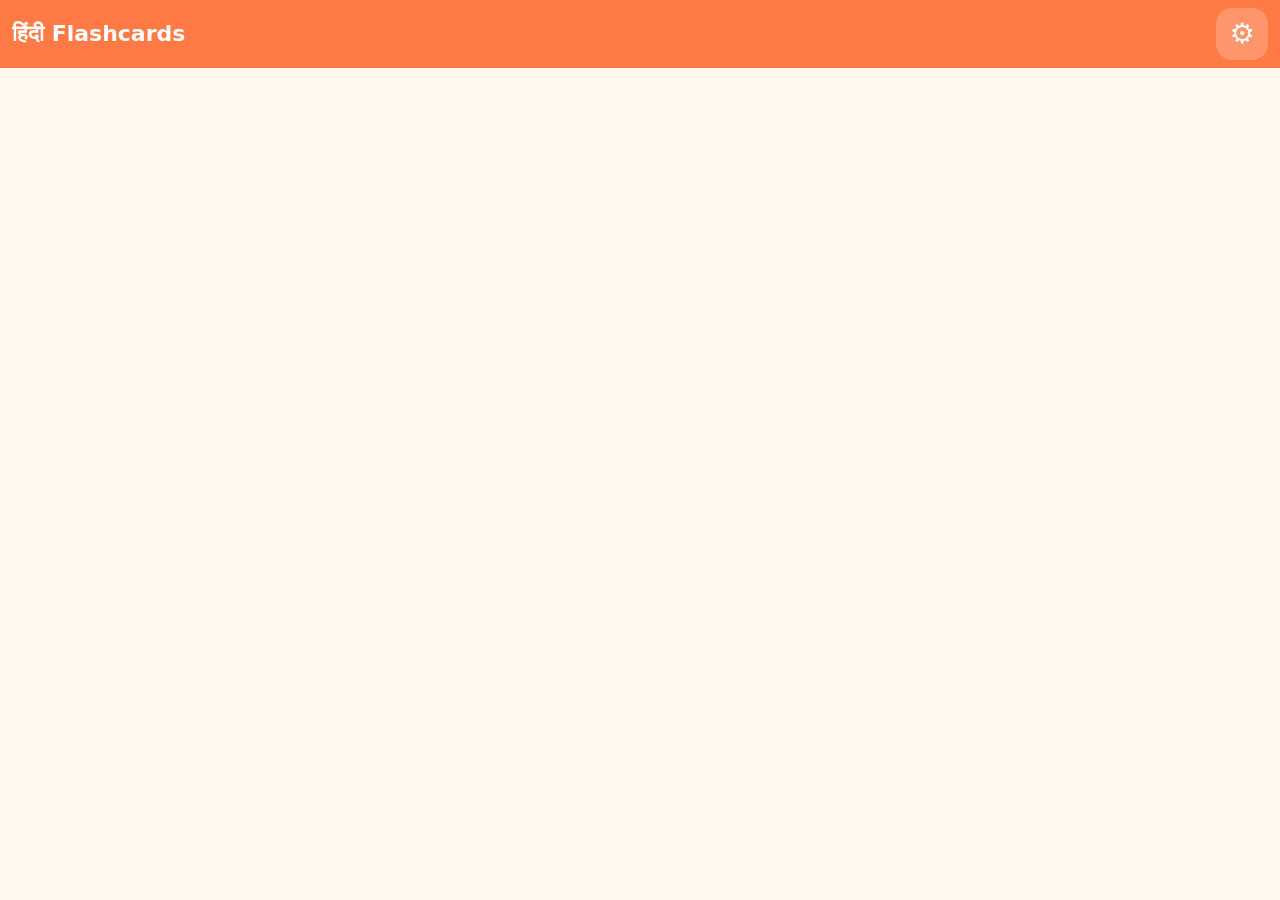
<file: index.html>
<!doctype html>
<html lang="en">
<head>
  <meta charset="utf-8">
  <title>Hindi Flashcards</title>
  <meta http-equiv="refresh" content="0; url=web/">
  <link rel="canonical" href="web/">
</head>
<body>
  <a href="web/">Open Hindi Flashcards</a>
</body>
</html>
</file>
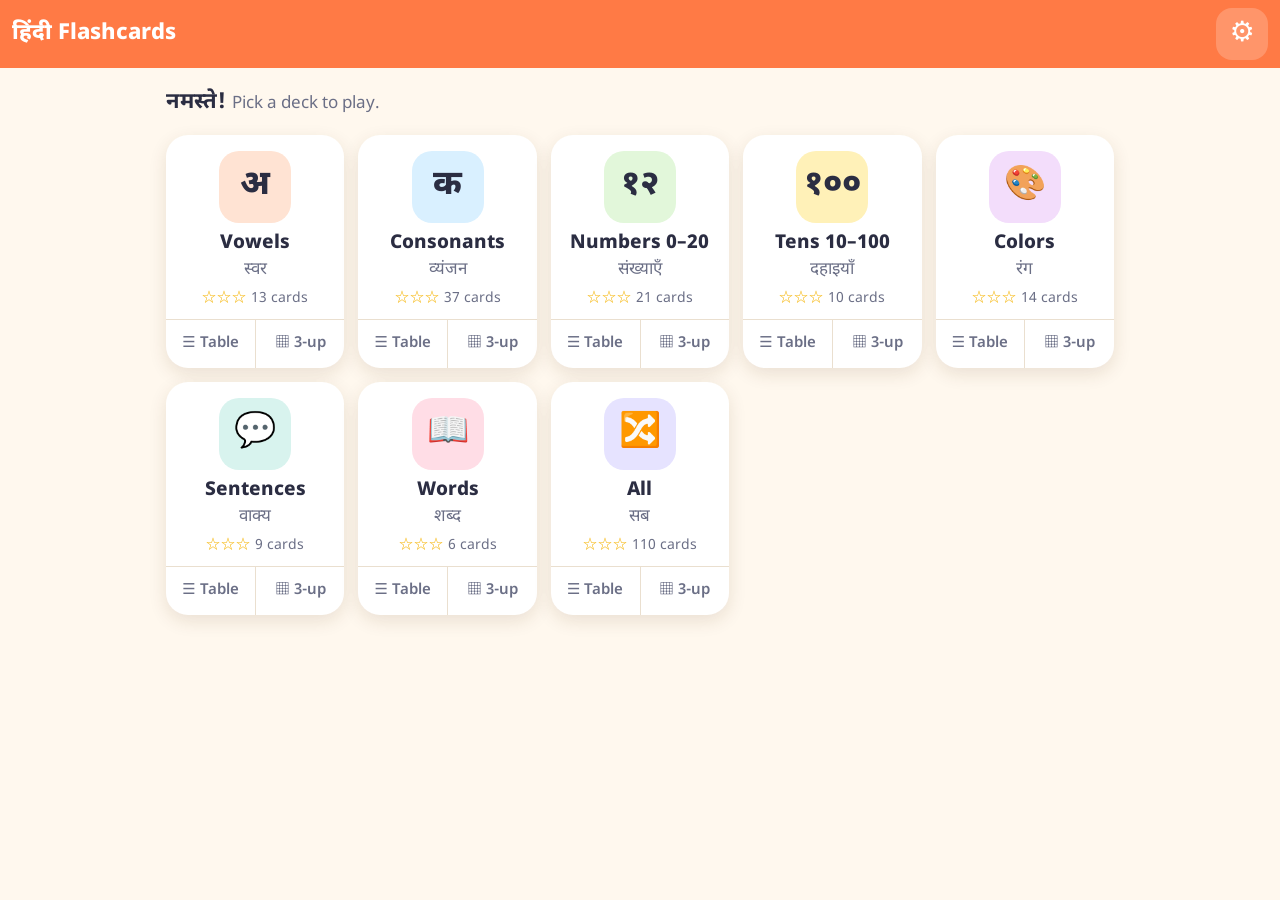
<file: web/index.html>
<!doctype html>
<html lang="en">
<head>
  <meta charset="utf-8">
  <meta name="viewport" content="width=device-width, initial-scale=1, viewport-fit=cover">
  <title>Hindi Flashcards</title>
  <meta name="description" content="Hindi flashcards for kids, with English and Chinese side by side.">
  <meta name="theme-color" content="#FF7A45">
  <link rel="manifest" href="manifest.webmanifest">
  <link rel="icon" href="icons/icon.svg" type="image/svg+xml">
  <link rel="apple-touch-icon" href="icons/icon-192.png">
  <link rel="preconnect" href="https://fonts.googleapis.com">
  <link rel="preconnect" href="https://fonts.gstatic.com" crossorigin>
  <link rel="stylesheet" href="https://fonts.googleapis.com/css2?family=Noto+Sans+Devanagari:wght@400;600;800&family=Noto+Sans+SC:wght@400;700&display=swap">
  <link rel="stylesheet" href="css/app.css">
</head>
<body>
  <header class="topbar">
    <button class="icon-btn" id="backBtn" aria-label="Back" hidden>‹</button>
    <h1 id="title"><span lang="hi">हिंदी</span> Flashcards</h1>
    <button class="icon-btn" id="settingsBtn" aria-label="Settings">⚙︎</button>
  </header>
  <main id="app" aria-live="polite"></main>
  <noscript>This app needs JavaScript.</noscript>
  <script src="js/app.js"></script>
</body>
</html>
</file>
<file: web/css/app.css>
:root {
  --bg: #FFF8EE;
  --surface: #FFFFFF;
  --ink: #2B2D42;
  --muted: #6B6F86;
  --line: #EADFCF;
  --brand: #FF7A45;
  --brand-ink: #FFFFFF;
  --got: #2E9E5B;
  --again: #F2A531;
  --shadow: 0 6px 18px rgba(80, 50, 20, .12);
  --radius: 22px;
  --font-ui: "Noto Sans Devanagari", "Noto Sans SC", system-ui, -apple-system, "Segoe UI", Roboto, "Kohinoor Devanagari", "PingFang SC", "Noto Sans CJK SC", sans-serif;
  --font-hi: "Noto Sans Devanagari", "Kohinoor Devanagari", "Devanagari Sangam MN", "Noto Sans", sans-serif;
  --font-zh: "Noto Sans SC", "PingFang SC", "Noto Sans CJK SC", "Source Han Sans SC", "Microsoft YaHei", sans-serif;
}
@media (prefers-color-scheme: dark) {
  :root {
    --bg: #1E1B26; --surface: #2A2635; --ink: #F3EFE8; --muted: #B4AEC2; --line: #3C3749;
    --shadow: 0 6px 18px rgba(0, 0, 0, .35);
  }
}

* { box-sizing: border-box; }
html { -webkit-text-size-adjust: 100%; }
body {
  margin: 0; background: var(--bg); color: var(--ink);
  font-family: var(--font-ui); font-size: 18px; line-height: 1.4;
  -webkit-tap-highlight-color: transparent;
  padding-bottom: env(safe-area-inset-bottom);
}
[lang="hi"] { font-family: var(--font-hi); }
[lang="zh-Hans"] { font-family: var(--font-zh); }
button { font: inherit; color: inherit; cursor: pointer; }
[hidden] { display: none !important; }
.muted { color: var(--muted); }

/* ---------- top bar ---------- */
.topbar {
  position: sticky; top: 0; z-index: 5;
  display: flex; align-items: center; gap: 8px;
  padding: calc(8px + env(safe-area-inset-top)) 12px 8px;
  background: var(--brand); color: var(--brand-ink);
}
.topbar h1 { flex: 1; margin: 0; font-size: 22px; font-weight: 800; white-space: nowrap; overflow: hidden; text-overflow: ellipsis; }
.topbar h1 .sub { font-weight: 600; opacity: .85; font-size: 18px; }
.icon-btn {
  width: 52px; height: 52px; border: 0; border-radius: 16px;
  background: rgba(255, 255, 255, .2); color: inherit; font-size: 28px; line-height: 1;
}
.icon-btn:active { background: rgba(255, 255, 255, .35); }

main { max-width: 980px; margin: 0 auto; padding: 16px; }
.hello { font-size: 22px; font-weight: 700; margin: 4px 0 16px; }
.hello .muted { font-size: 17px; font-weight: 400; }

/* ---------- deck grid ---------- */
.deck-grid { display: grid; grid-template-columns: repeat(auto-fill, minmax(150px, 1fr)); gap: 14px; }
.deck { background: var(--surface); border-radius: var(--radius); box-shadow: var(--shadow); overflow: hidden; display: flex; flex-direction: column; }
.deck-main {
  border: 0; background: none; padding: 16px 12px 10px; text-align: center;
  display: flex; flex-direction: column; align-items: center; gap: 2px; flex: 1;
}
.deck-icon {
  width: 72px; height: 72px; border-radius: 20px; display: grid; place-items: center;
  font-size: 34px; font-weight: 800; margin-bottom: 6px; background: var(--tint, #FFE3D3); color: #2B2D42;
}
.deck-title { font-weight: 800; font-size: 19px; }
.deck-hi { color: var(--muted); font-size: 17px; }
.deck-meta { font-size: 14px; color: var(--muted); margin-top: 4px; }
.deck-alt { display: flex; border-top: 1px solid var(--line); }
.deck-alt button { flex: 1; min-height: 48px; border: 0; background: none; font-size: 15px; font-weight: 600; color: var(--muted); }
.deck-alt button + button { border-left: 1px solid var(--line); }
.deck-alt button:active, .deck-main:active { background: rgba(0, 0, 0, .05); }
.deck-vowels { --tint: #FFE3D3; } .deck-consonants { --tint: #D9F0FF; } .deck-numbers { --tint: #E2F7DA; }
.deck-tens { --tint: #FFF1B8; } .deck-colors { --tint: #F3DDFB; } .deck-sentences { --tint: #D8F3EE; }
.deck-words { --tint: #FFDDE6; } .deck-all { --tint: #E6E3FF; }

.stars { color: #F5B301; letter-spacing: 1px; }
.stars.big { font-size: 56px; letter-spacing: 6px; }

/* ---------- segmented control ---------- */
.seg { display: flex; flex-wrap: wrap; gap: 6px; background: var(--surface); padding: 5px; border-radius: 18px; box-shadow: var(--shadow); }
.seg button { flex: 1; min-height: 48px; border: 0; border-radius: 14px; background: none; font-weight: 700; padding: 0 12px; }
.seg button.on { background: var(--brand); color: var(--brand-ink); }
.seg.small button { min-height: 44px; font-size: 15px; padding: 0 10px; white-space: nowrap; }

/* ---------- study ---------- */
.study { display: flex; flex-direction: column; gap: 12px; max-width: 560px; margin: 0 auto; }
.study-head { display: flex; align-items: center; justify-content: space-between; gap: 10px; flex-wrap: wrap; }
.count { font-weight: 800; font-size: 18px; color: var(--muted); }
.progress { height: 10px; background: var(--line); border-radius: 99px; overflow: hidden; }
.progress-fill { height: 100%; background: var(--got); border-radius: 99px; transition: width .3s; }

.flashcard { perspective: 1200px; min-height: 360px; touch-action: pan-y; user-select: none; -webkit-user-select: none; transition: transform .25s; outline: none; }
.flashcard:focus-visible .face { box-shadow: 0 0 0 4px var(--brand), var(--shadow); }
.flip-inner { position: relative; width: 100%; min-height: 360px; transition: transform .45s; transform-style: preserve-3d; }
.flashcard.flipped .flip-inner { transform: rotateY(180deg); }
.face {
  position: absolute; inset: 0; backface-visibility: hidden; -webkit-backface-visibility: hidden;
  background: var(--surface); border-radius: 28px; box-shadow: var(--shadow); border: 3px solid transparent;
  display: flex; flex-direction: column; align-items: center; justify-content: center; gap: 8px;
  padding: 24px 18px; text-align: center; overflow: auto;
}
.face.back { transform: rotateY(180deg); }
.flashcard.lean-got .face { border-color: var(--got); }
.flashcard.lean-again .face { border-color: var(--again); }

.dev { font-family: var(--font-hi); font-size: 112px; font-weight: 800; line-height: 1.2; }
.dev-mid { font-size: 72px; }
.dev-sentence { font-size: 34px; font-weight: 700; line-height: 1.5; }
.roman { font-size: 24px; color: var(--muted); font-weight: 600; }
.en-big { font-size: 40px; font-weight: 800; }
.en { font-size: 26px; font-weight: 700; }
.digit { color: var(--muted); font-weight: 600; }
.example { font-size: 18px; color: var(--muted); display: flex; align-items: center; gap: 6px; flex-wrap: wrap; justify-content: center; }
.ex-hi { font-size: 26px; color: var(--ink); font-weight: 700; }
.hint { font-size: 16px; color: var(--muted); background: var(--bg); border-radius: 14px; padding: 8px 12px; max-width: 100%; }
.swatch { width: 120px; height: 72px; border-radius: 18px; border: 3px solid var(--line); flex: none; }

.speak {
  width: 52px; height: 52px; border-radius: 50%; border: 0; flex: none;
  background: #FFE3D3; font-size: 24px; line-height: 1;
}
.speak:active { transform: scale(.94); }

.swipe-hint { text-align: center; margin: 0; font-size: 14px; color: var(--muted); }
.answer-row { display: flex; gap: 12px; align-items: center; justify-content: center; margin-top: 4px; }
.big {
  flex: 1; min-height: 64px; border: 0; border-radius: 20px; font-size: 22px; font-weight: 800;
  box-shadow: var(--shadow);
}
.big:active { transform: translateY(2px); }
.big.got { background: var(--got); color: #fff; }
.big.again { background: var(--again); color: #2B2D42; }
.big.plain { background: var(--surface); }
.big.danger { color: #C62828; flex: none; width: 100%; margin-top: 12px; }

.done { text-align: center; display: flex; flex-direction: column; align-items: center; gap: 8px; max-width: 480px; margin: 24px auto; }
.cheer { font-size: 64px; font-weight: 800; color: var(--brand); }
.done .answer-row { width: 100%; }

/* ---------- side by side ---------- */
.tri-table { margin-top: 14px; background: var(--surface); border-radius: var(--radius); box-shadow: var(--shadow); overflow: hidden; }
.tri-row { display: grid; grid-template-columns: 1fr 1.2fr 1fr; border-top: 1px solid var(--line); }
.tri-headrow { border-top: 0; background: var(--brand); color: var(--brand-ink); }
.cell { padding: 12px; display: flex; flex-direction: column; align-items: flex-start; gap: 4px; min-width: 0; }
.cell.head { font-weight: 800; font-size: 18px; }
.cell + .cell { border-left: 1px solid var(--line); }
.tri-headrow .cell + .cell { border-left-color: rgba(255, 255, 255, .3); }
.cell-main { font-size: 22px; font-weight: 700; overflow-wrap: anywhere; }
.dev-cell { font-size: 30px; }
.zh-cell { font-size: 28px; font-family: var(--font-zh); }
.cell-sub { color: var(--muted); font-size: 17px; }
.cell-ex { color: var(--muted); font-size: 15px; }
.cell-ex [lang="hi"] { color: var(--ink); font-weight: 700; }
.cell .swatch { width: 56px; height: 34px; border-radius: 10px; }
.cell .speak { width: 44px; height: 44px; font-size: 20px; }
.cell.empty .cell-main { color: var(--muted); }

.trio { display: grid; grid-template-columns: repeat(3, 1fr); gap: 12px; margin: 14px 0; touch-action: pan-y; }
.trio-card { background: var(--surface); border-radius: var(--radius); box-shadow: var(--shadow); overflow: hidden; display: flex; flex-direction: column; }
.trio-label { background: var(--brand); color: var(--brand-ink); font-weight: 800; padding: 8px 14px; }
.trio .cell { border: 0; align-items: center; text-align: center; justify-content: center; flex: 1; padding: 20px 12px; min-height: 200px; }
.trio .cell-main { font-size: 32px; }
.trio .dev-cell { font-size: 52px; }
.trio .zh-cell { font-size: 48px; }
.trio .cell .swatch { width: 96px; height: 60px; }

/* ---------- settings ---------- */
.settings { max-width: 560px; margin: 0 auto; display: flex; flex-direction: column; gap: 16px; }
.field { display: flex; flex-direction: column; gap: 6px; font-weight: 700; }
.field p { margin: 0; font-weight: 400; }
.field input {
  min-height: 56px; border-radius: 16px; border: 2px solid var(--line); background: var(--surface); color: var(--ink);
  font: inherit; font-size: 22px; padding: 0 16px;
}
.field input:focus { outline: none; border-color: var(--brand); }

/* ---------- narrow phones: stack the three columns ---------- */
@media (max-width: 640px) {
  .tri-headrow { display: none; }
  .tri-table { background: none; box-shadow: none; display: flex; flex-direction: column; gap: 12px; }
  .tri-row { grid-template-columns: 1fr; background: var(--surface); border-radius: var(--radius); box-shadow: var(--shadow); border: 0; overflow: hidden; }
  .cell + .cell { border-left: 0; border-top: 1px dashed var(--line); }
  .cell::before { content: attr(data-label); font-size: 13px; font-weight: 800; text-transform: uppercase; letter-spacing: .06em; color: var(--brand); }
  .tri-row .cell { display: grid; grid-template-columns: 1fr auto; column-gap: 8px; align-items: center; }
  .tri-row .cell::before { grid-column: 1 / -1; }
  .tri-row .cell > :not(.speak) { grid-column: 1; }
  .tri-row .cell > .speak { grid-column: 2; grid-row: 2 / span 3; }
  .trio { grid-template-columns: 1fr; }
  .trio .cell { min-height: 0; padding: 14px 12px; }
  .trio .dev-cell { font-size: 44px; } .trio .zh-cell { font-size: 40px; }
  .dev { font-size: 96px; } .dev-mid { font-size: 60px; } .dev-sentence { font-size: 28px; }
  .topbar h1 { font-size: 19px; } .topbar h1 .sub { font-size: 16px; }
}
@media (max-width: 360px) { .deck-grid { grid-template-columns: 1fr 1fr; gap: 10px; } }
@media (prefers-reduced-motion: reduce) { .flip-inner, .flashcard, .progress-fill { transition: none; } }
</file>
